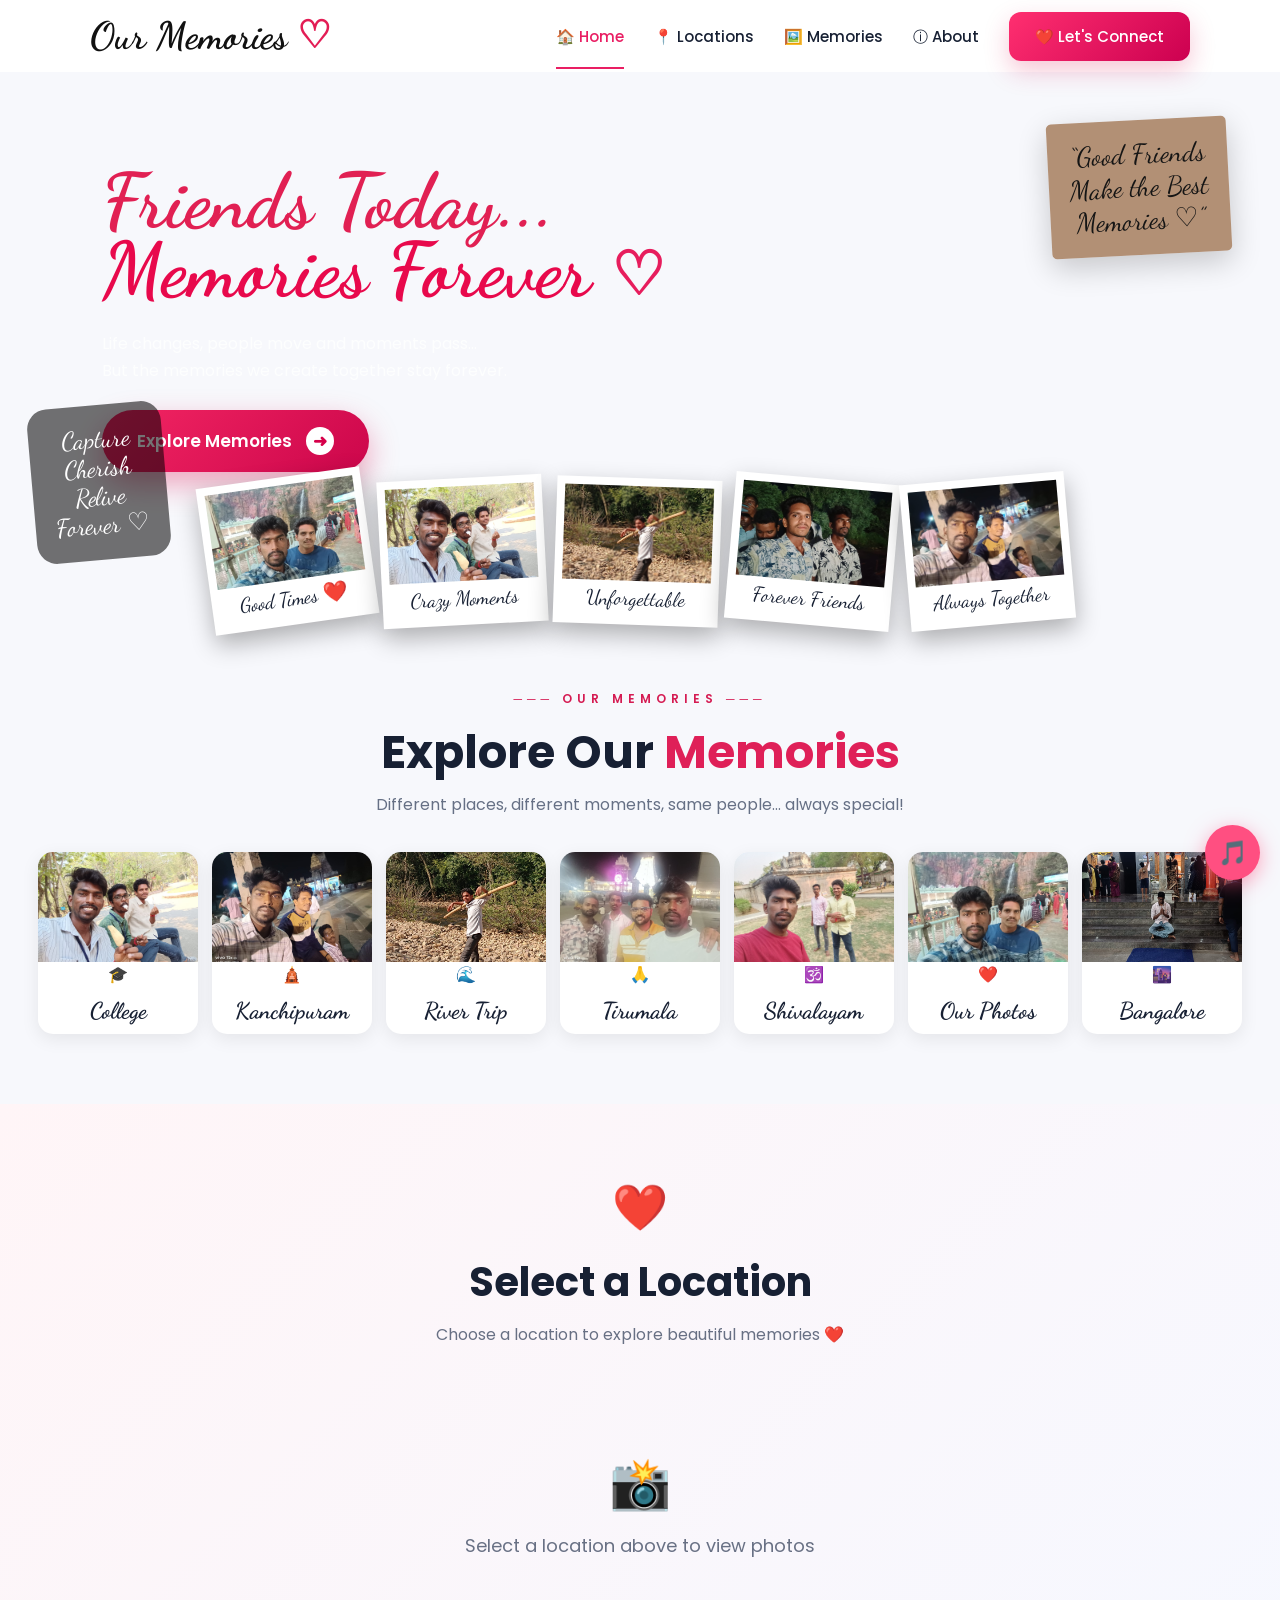
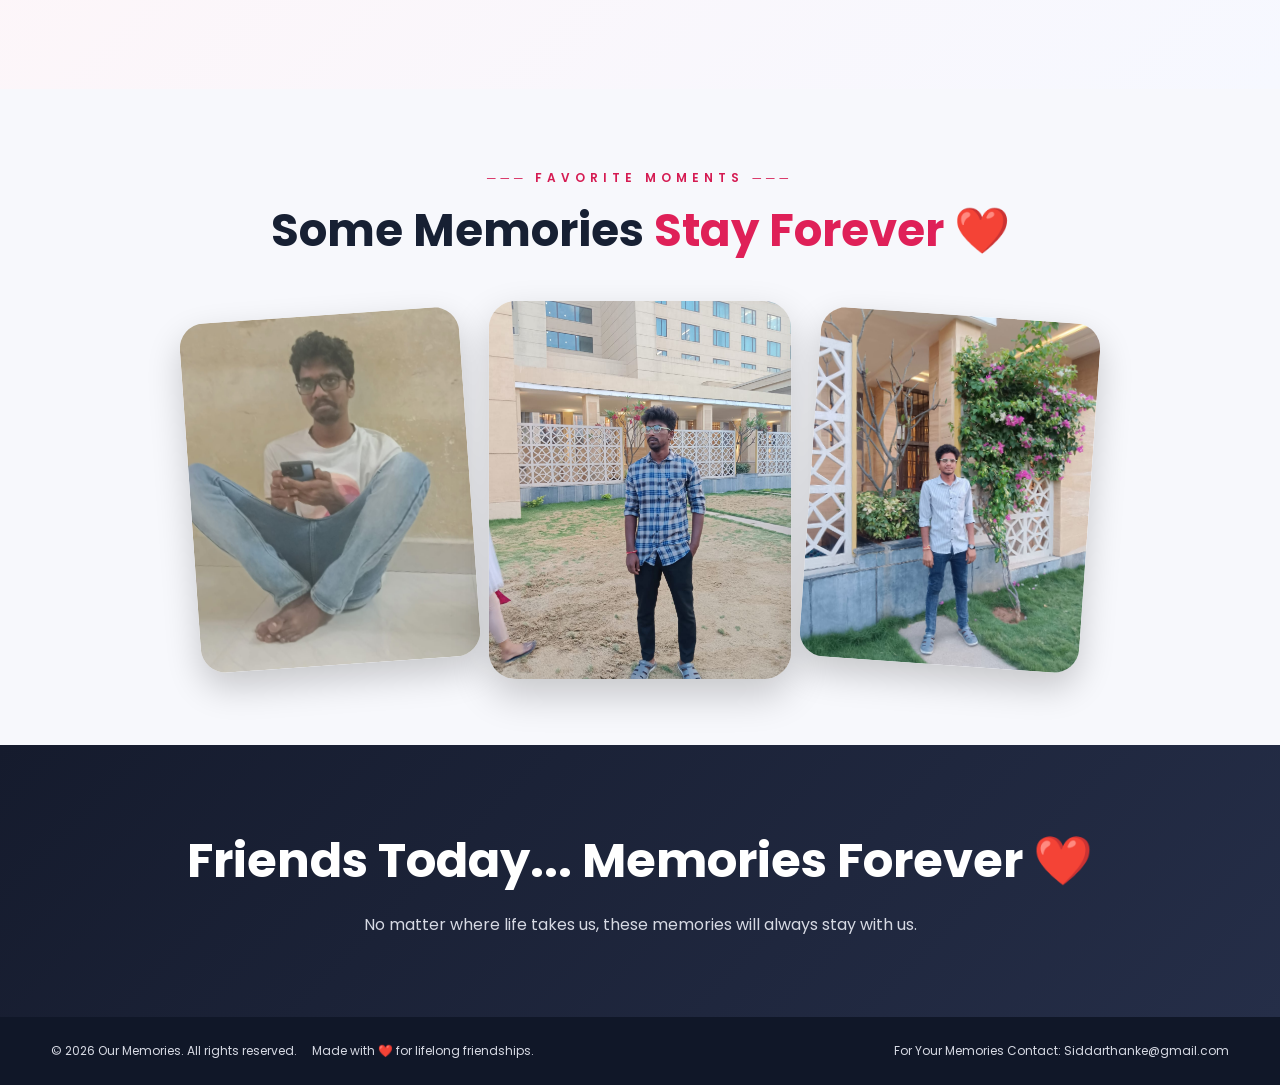
<file: index.html>
<!DOCTYPE html>
<html lang="en">

<head>

    <meta charset="UTF-8">

    <meta
        name="viewport"
        content="width=device-width, initial-scale=1.0"
    >

    <title>Our Memories ❤️</title>


    <!-- GOOGLE FONTS -->

    <link rel="preconnect"
        href="https://fonts.googleapis.com">

    <link rel="preconnect"
        href="https://fonts.gstatic.com"
        crossorigin>


    <link
        href="https://fonts.googleapis.com/css2?family=Dancing+Script:wght@500;600;700&family=Poppins:wght@300;400;500;600;700;800&display=swap"
        rel="stylesheet"
    >


    <link
        rel="stylesheet"
        href="style.css"
    >

</head>


<body>


<!-- =========================
     NAVBAR
========================= -->

<nav class="navbar">


    <a href="#home"
        class="logo">

        Our Memories

        <span>♡</span>

    </a>


    <button
        class="menu-toggle"
        id="menuToggle"
    >

        ☰

    </button>


    <ul
        class="nav-links"
        id="navLinks"
    >


        <li>

            <a
                href="#home"
                class="active-nav"
            >

                🏠 Home

            </a>

        </li>


        <li class="dropdown">


            <a
                href="#locations"
                class="location-menu"
            >

                📍 Locations

            </a>


            <div
                class="dropdown-content"
            >

                <button
                    onclick="showLocation('college')"
                >
                    🎓 College
                </button>


                <button
                    onclick="showLocation('kanchi')"
                >
                    🛕 Kanchipuram
                </button>


                <button
                    onclick="showLocation('river')"
                >
                    🌊 River Trip
                </button>


                <button
                    onclick="showLocation('tirumala')"
                >
                    🙏 Tirumala
                </button>


                <button
                    onclick="showLocation('shivalayam')"
                >
                    🕉️ Shivalayam
                </button>


                <button
                    onclick="showLocation('ours')"
                >
                    ❤️ Our Photos
                </button>


                <button
                    onclick="showLocation('bangalore')"
                >
                    🌆 Bangalore
                </button>


            </div>


        </li>


        <li>

            <a href="#featured">

                🖼️ Memories

            </a>

        </li>


        <li>

            <a href="#about">

                ⓘ About

            </a>

        </li>


        <li>

            <a
                href="#contact"
                class="connect-btn"
            >

                ❤️ Let's Connect

            </a>

        </li>


    </ul>


</nav>



<!-- =========================
     HERO SECTION
========================= -->

<section
    class="hero"
    id="home"
>


    <div class="hero-overlay"></div>



    <!-- HERO CONTENT -->

    <div class="hero-content">


        <h1>

            <span class="black-text">

                Friends Today...

            </span>

            <br>

            <span class="pink-text">

                Memories Forever

            </span>

            <span class="heart">

                ♡

            </span>

        </h1>


        <p class="hero-description">

            Life changes, people move and moments pass...
            <br>

            But the memories we create together stay forever.

        </p>


        <button
            class="explore-btn"
            onclick="scrollToGallery()"
        >

            Explore Memories

            <span>

                ➜

            </span>

        </button>


    </div>



    <!-- RIGHT QUOTE -->

    <div class="hero-quote">

        <p>

            “Good Friends
            <br>

            Make the Best
            <br>

            Memories ♡”

        </p>

    </div>



    <!-- CAMERA TEXT -->

    <div class="camera-message">

        Capture

        <br>

        Cherish

        <br>

        Relive

        <br>

        Forever ♡

    </div>



    <!-- POLAROID PHOTOS -->

    <div class="polaroid-gallery">


        <div class="polaroid p1">

            <img
                src="image/both.jpeg"
                alt="Good Times"
            >

            <span>

                Good Times ❤️

            </span>

        </div>


        <div class="polaroid p2">

            <img
                src="image/clg.jpeg"
                alt="Crazy Moments"
            >

            <span>

                Crazy Moments

            </span>

        </div>


        <div class="polaroid p3">

            <img
                src="image/trip.jpeg"
                alt="Unforgettable"
            >

            <span>

                Unforgettable

            </span>

        </div>


        <div class="polaroid p4">

            <img
                src="image/both2.jpeg"
                alt="Forever Friends"
            >

            <span>

                Forever Friends

            </span>

        </div>


        <div class="polaroid p5">

            <img
                src="image/kanchi.jpeg"
                alt="Always Together"
            >

            <span>

                Always Together

            </span>

        </div>


    </div>


</section>







<!-- =========================
     LOCATIONS
========================= -->

<section
    class="locations-section"
    id="locations"
>


    <p class="small-heading">

        ─── OUR MEMORIES ───

    </p>


    <h2>

        Explore Our

        <span>

            Memories

        </span>

    </h2>


    <p class="location-description">

        Different places, different moments,
        same people... always special!

    </p>



    <!-- LOCATION CARDS -->

    <div class="location-cards">


        <!-- COLLEGE -->

        <div
            class="location-card"
            onclick="showLocation('college')"
        >

            <img
                src="image/clg.jpeg"
                alt="College"
            >
            

             🎓

            <h3>

                College

            </h3>

        </div>



        <!-- KANCHIPURAM -->

        <div
            class="location-card"
            onclick="showLocation('kanchi')"
        >

            <img
                src="image/kanchi.jpeg"
                alt="Kanchipuram"
            >
 

                    🛕
            <h3>

                Kanchipuram

            </h3>

        </div>



        <!-- RIVER -->

        <div
            class="location-card"
            onclick="showLocation('river')"
        >

            <img
                src="image/trip.jpeg"
                alt="River Trip"
            >
 🌊

                
            <h3>

                River Trip

            </h3>

        </div>



        <!-- TIRUMALA -->

        <div
            class="location-card"
            onclick="showLocation('tirumala')"
        >

            <img
                src="image/tpty.jpeg"
                alt="Tirumala"
            >


                    🙏
            <h3>

                Tirumala

            </h3>

        </div>



        <!-- SHIVALAYAM -->

        <div
            class="location-card"
            onclick="showLocation('shivalayam')"
        >

            <img
                src="image/siv.jpeg"
                alt="Shivalayam"
            >


                    🕉️
            <h3>

                Shivalayam

            </h3>

        </div>



        <!-- OUR PHOTOS -->

        <div
            class="location-card"
            onclick="showLocation('ours')"
        >

            <img
                src="image/both.jpeg"
                alt="Our Photos"
            >
             

                    ❤️

            <h3>

                Our Photos

            </h3>

        </div>



        <!-- BANGALORE -->

        <div
            class="location-card"
            onclick="showLocation('bangalore')"
        >

            <img
                src="image/bgl2.jpeg"
                alt="Bangalore"
            >
 

                    🌆
            <h3>

                Bangalore

            </h3>

        </div>


    </div>


</section>



<!-- =========================
     DYNAMIC PHOTO GALLERY
========================= -->

<section
    class="gallery-section"
    id="gallery"
>


    <div class="gallery-heading">


        <div
            class="location-icon"
            id="locationIcon"
        >

            ❤️

        </div>


        <h2
            id="locationTitle"
        >

            Select a Location

        </h2>


        <p
            id="locationQuote"
        >

            Choose a location to explore
            beautiful memories ❤️

        </p>


    </div>



    <div
        class="photo-gallery"
        id="photoGallery"
    >


        <div class="empty-gallery">

            📸

            <p>

                Select a location above
                to view photos

            </p>

        </div>


    </div>


</section>



<!-- =========================
     FEATURED MEMORIES
========================= -->

<section
    class="featured-section"
    id="featured"
>


    <p class="small-heading">

        ─── FAVORITE MOMENTS ───

    </p>


    <h2>

        Some Memories

        <span>

            Stay Forever ❤️

        </span>

    </h2>


    <div class="featured-gallery">


        <div class="featured-card">

            <img
                src="image/singleja.jpeg"
                alt="Memory"
                onclick="openImage(this.src)"
            >

        </div>


        <div class="featured-card big-card">

            <img
                src="image/singlesi.jpeg"
                alt="Memory"
                onclick="openImage(this.src)"
            >

        </div>


        <div class="featured-card">

            <img
                src="image/singlees.jpeg"
                alt="Memory"
                onclick="openImage(this.src)"
            >

        </div>


    </div>


</section>



<!-- =========================
     ABOUT
========================= -->

<section
    class="about-section"
    id="about"
>


    <h2>

        Friends Today...
        Memories Forever ❤️

    </h2>


    <p>

        No matter where life takes us,
        these memories will always stay with us.

    </p>


</section>



<!-- =========================
     FOOTER
========================= -->

<footer
    id="contact"
>


    <p>

        © 2026 Our Memories.
        All rights reserved.

    </p>


    <p>

        Made with

        <span>

            ❤️

        </span>

        for lifelong friendships.

    </p>


    <p class="footer-quote">

        For Your Memories Contact: Siddarthanke@gmail.com

    </p>


</footer>



<!-- =========================
     IMAGE MODAL
========================= -->

<div
    class="modal"
    id="imageModal"
>


    <span
        class="close"
        onclick="closeImage()"
    >

        &times;

    </span>


    <img
        id="modalImage"
        class="modal-image"
        alt="Full Screen Image"
    >


</div>


<!-- BACKGROUND MUSIC -->
<audio
    id="backgroundMusic"
    loop
    autoplay
    preload="auto"
>
    <source src="music/background.mp3" type="audio/mpeg">
</audio>


<!-- MUSIC BUTTON -->
<button
    id="musicButton"
    type="button"
>
    🔊
</button>


<!-- SCROLL TO TOP BUTTON -->
<!-- <button
    class="scroll-top"
    id="scrollTop"
    type="button"
>
    ↑
</button> -->


<!-- JAVASCRIPT -->
<script src="script.js"></script>



</body>

</html>
</file>
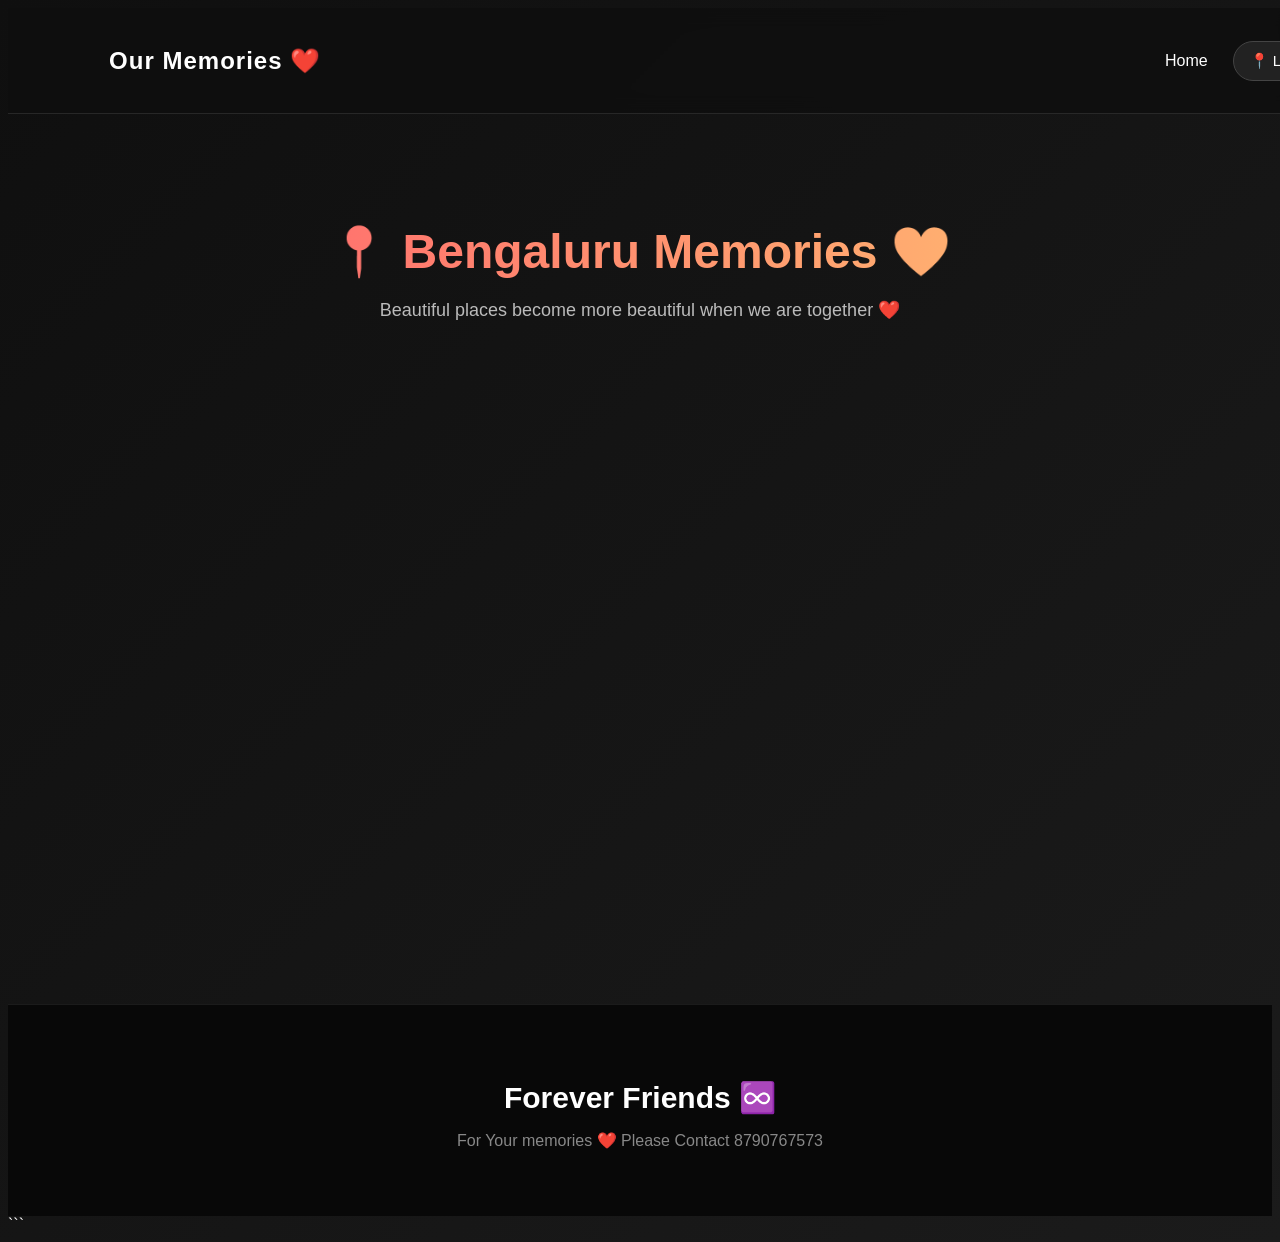
<file: bgl.html>
<!DOCTYPE html>
<html lang="en">

<head>

    <meta charset="UTF-8">

    <meta name="viewport"
          content="width=device-width, initial-scale=1.0">

    <title>Bengaluru Memories ❤️</title>

    <link rel="stylesheet" href="style1.css">

</head>


<body>


    <!-- NAVBAR -->

    <nav>

        <h2>Our Memories ❤️</h2>

        <div class="menu">

            <a href="index.html">
                Home
            </a>

            <div class="dropdown">

                <button class="dropbtn">
                    📍 Locations ▼
                </button>

                <div class="dropdown-content">

                    <a href="Hyderabad.html" >
                        College
                    </a>

                    <a href="kanchi.html" >
                        Kanchipuram
                    </a>

                    <a href="trip.html" >
                        River Trip
                    </a>
                    <a href="tpty.html" >
                        Tirumala
                    </a>
                    <a href="siv.html" >
                        Shivalayam
                    </a>
                    <a href="both.html" >
                        ours photos
                    </a>
                    <a href="bgl.html" >
                        Bangalore
                    </a>

                </div>

            </div>

        </div>

    </nav>



    <!-- HYDERABAD CONTENT -->

    <section class="location-page">

        <h1>
            📍 Bengaluru Memories ❤️
        </h1>

        <p>
            Beautiful places become more beautiful
            when we are together ❤️
        </p>


        <!-- <div class="gallery">

            <img src="image/bgl.jpeg">

            <img src="image/bgl1.jpeg">

            <img src="image/bgl2.jpeg">


        </div> -->

    </section>


    <footer>

        <h2>Forever Friends ♾️</h2>

        <p>
            For Your memories ❤️ Please Contact 8790767573
        </p>

    </footer>


</body>

</html>
```
</file>
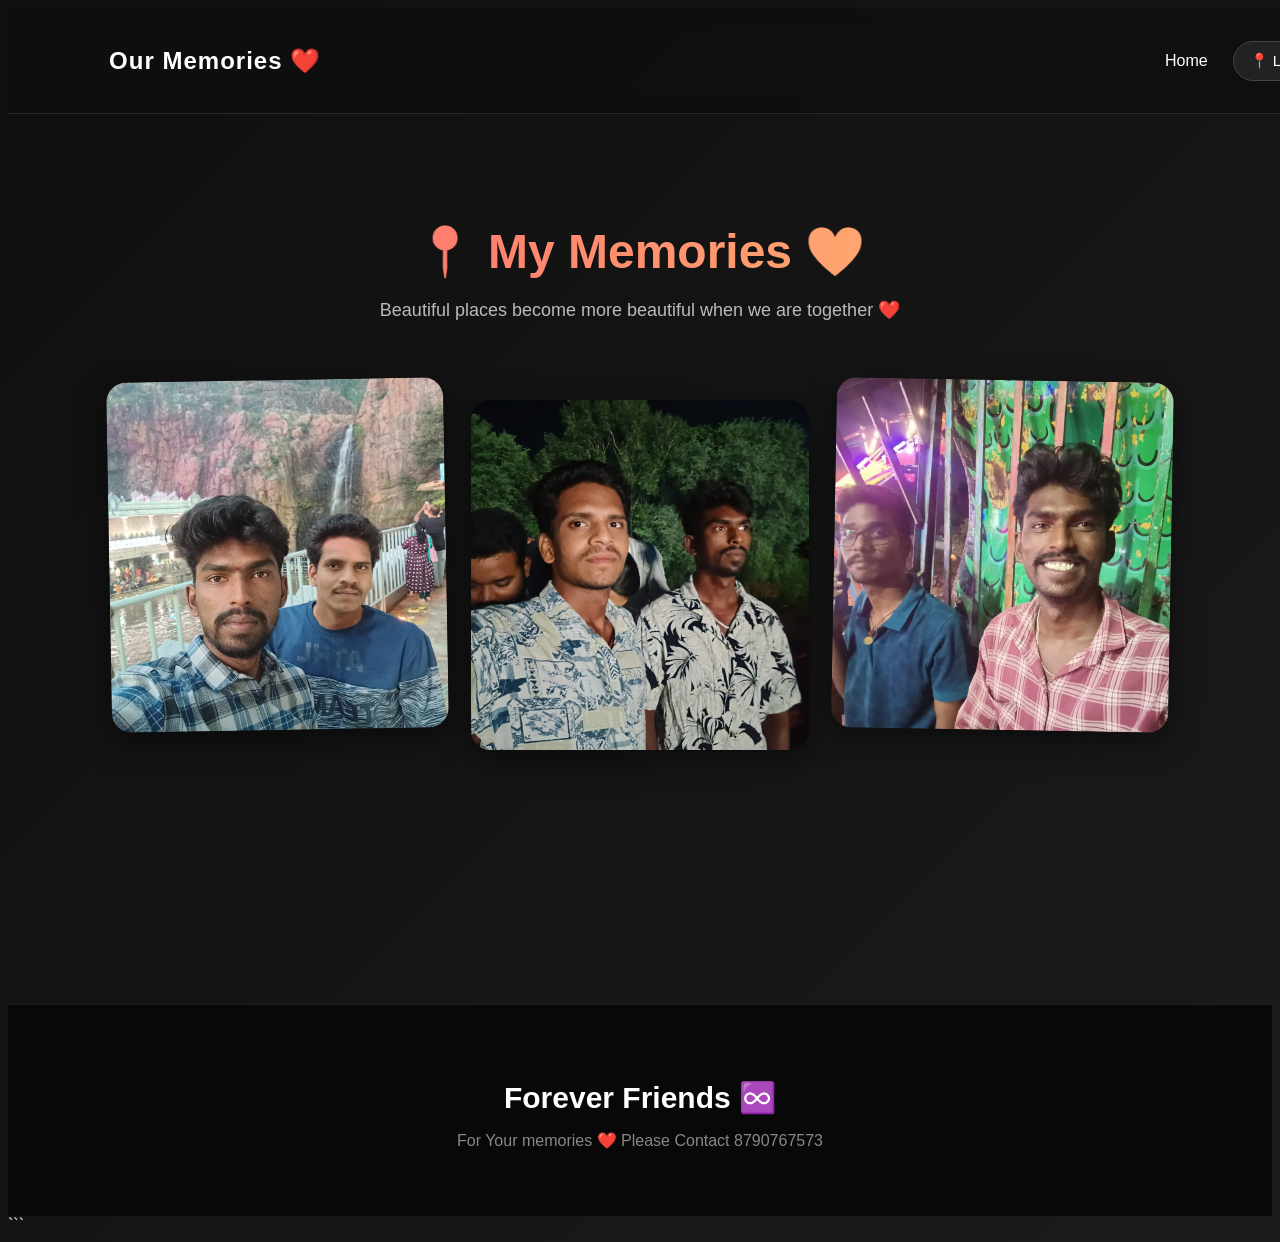
<file: both.html>
<!DOCTYPE html>
<html lang="en">

<head>

    <meta charset="UTF-8">

    <meta name="viewport"
          content="width=device-width, initial-scale=1.0">

    <title>My Memories ❤️</title>

    <link rel="stylesheet" href="style1.css">

</head>


<body>


    <!-- NAVBAR -->

    <nav>

        <h2>Our Memories ❤️</h2>

        <div class="menu">

            <a href="index.html">
                Home
            </a>

            <div class="dropdown">

                <button class="dropbtn">
                    📍 Locations ▼
                </button>

                <div class="dropdown-content">

                     <a href="Hyderabad.html" >
                        College
                    </a>

                    <a href="kanchi.html" >
                        Kanchipuram
                    </a>

                    <a href="trip.html" >
                        River Trip
                    </a>
                    <a href="tpty.html" >
                        Tirumala
                    </a>
                    <a href="siv.html" >
                        Shivalayam
                    </a>
                    <a href="both.html" >
                        ours photos
                    </a>
                    <a href="bgl.html" >
                        Bangalore
                    </a>

                </div>

            </div>

        </div>

    </nav>



    <!-- HYDERABAD CONTENT -->

    <section class="location-page">

        <h1>
            📍 My Memories ❤️
        </h1>

        <p>
            Beautiful places become more beautiful
            when we are together ❤️
        </p>


        <div class="gallery">

            <img src="image/both.jpeg">

            <img src="image/both2.jpeg">

            <img src="image/both4.jpeg">


        </div>

    </section>


    <footer>

        <h2>Forever Friends ♾️</h2>

        <p>
             For Your memories ❤️ Please Contact 8790767573
        </p>

    </footer>


</body>

</html>
```
</file>
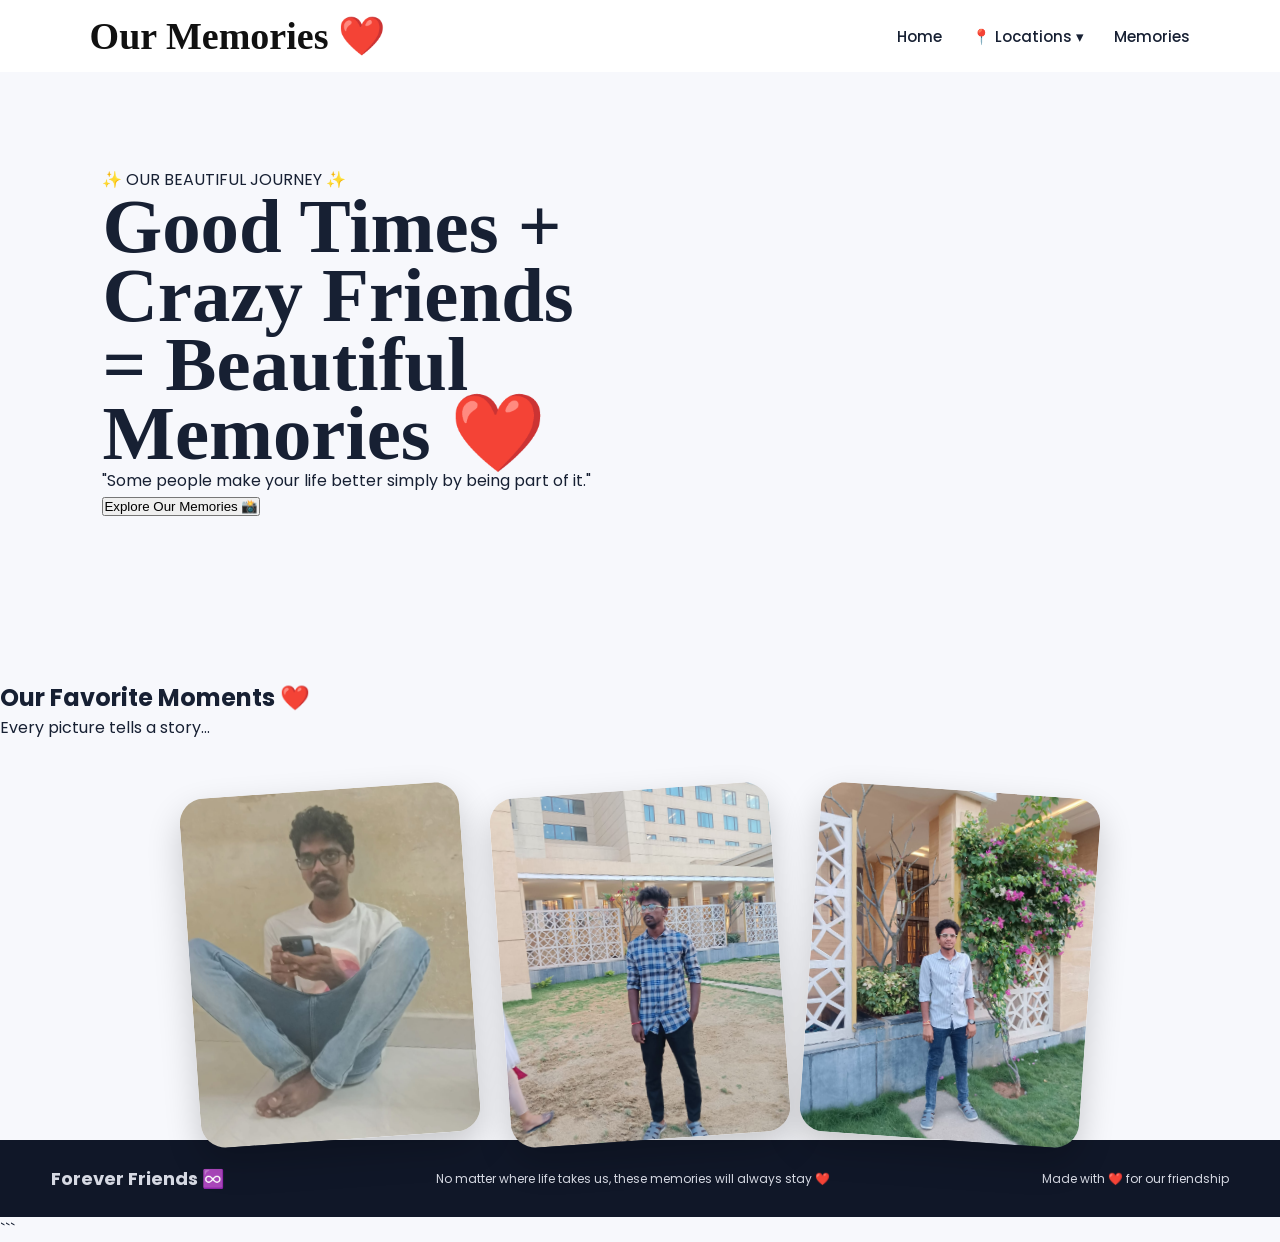
<file: friendsHOME.html>
<!DOCTYPE html>
<html lang="en">
<head>
    <meta charset="UTF-8">
    <meta name="viewport" content="width=device-width, initial-scale=1.0">

    <title>Our Memories ❤️</title>

    <link rel="stylesheet" href="style.css">

    <!-- Google Font -->
    <link rel="preconnect" href="https://fonts.googleapis.com">
    <link rel="preconnect" href="https://fonts.gstatic.com" crossorigin>

    <link href="https://fonts.googleapis.com/css2?family=Poppins:wght@300;400;500;600;700&family=Pacifico&display=swap" rel="stylesheet">
</head>

<body>

    <!-- ================= NAVBAR ================= -->

    <nav class="navbar">

        <div class="logo">
            Our Memories ❤️
        </div>

        <ul class="nav-links">

            <li>
                <a href="friendsHOME.html">Home</a>
            </li>

            <li class="dropdown">

                <a href="#" class="drop-btn">
                    📍 Locations ▾
                </a>

                <div class="dropdown-content">

                    <a href="Hyderabad.html" onclick="showLocation('hyderabad')">
                        College
                    </a>

                    <a href="kanchi.html" onclick="showLocation('goa')">
                        Kanchipuram
                    </a>

                    <a href="trip.html" onclick="showLocation('bangalore')">
                        River Trip
                    </a>
                    <a href="tpty.html" onclick="showLocation('bangalore')">
                        Tirumala
                    </a>
                    <a href="siv.html" onclick="showLocation('bangalore')">
                        Shivalayam
                    </a>
                    <a href="both.html" onclick="showLocation('bangalore')">
                        ours photos
                    </a>
                    <a href="bgl.html" onclick="showLocation('bangalore')">
                        Bangalore
                    </a>

                </div>

            </li>

            <li>
                <a href="#gallery">Memories</a>
            </li>

        </ul>

    </nav>


    <!-- ================= HOME SECTION ================= -->

    <section id="home" class="hero">

        <div class="hero-content">

            <p class="small-title">
                ✨ OUR BEAUTIFUL JOURNEY ✨
            </p>

            <h1>
                Good Times + Crazy Friends
                <br>
                = Beautiful Memories ❤️
            </h1>

            <p class="quote">

                "Some people make your life better simply
                by being part of it."

            </p>

            <button onclick="scrollToGallery()">
                Explore Our Memories 📸
            </button>

        </div>

    </section>



    <!-- ================= FEATURED FRIENDS PHOTOS ================= -->

    <section class="featured">

        <h2>Our Favorite Moments ❤️</h2>

        <p class="section-text">
            Every picture tells a story...
        </p>


        <div class="featured-gallery">

            <div class="featured-card">

                <img
                    src="image/singleja.jpeg"
                    alt="Friends Memory"
                    onclick="openImage(this.src)"
                >

            </div>


            <div class="featured-card center-photo">

                <img
                    src="image/singlesi.jpeg"
                    alt="Friends Memory"
                    onclick="openImage(this.src)"
                >

            </div>


            <div class="featured-card">

                <img
                    src="image/singlees.jpeg"
                    alt="Friends Memory"
                    onclick="openImage(this.src)"
                >

            </div>

        </div>

    </section>



    <!-- ================= LOCATION GALLERY ================= -->

   



    <!-- ================= FOOTER ================= -->

    <footer>

        <h2>
            Forever Friends ♾️
        </h2>

        <p>
            No matter where life takes us,
            these memories will always stay ❤️
        </p>

        <p class="copyright">
            Made with ❤️ for our friendship
        </p>

    </footer>



    <!-- ================= IMAGE MODAL ================= -->

    <div id="imageModal" class="modal">

        <span class="close" onclick="closeImage()">
            &times;
        </span>

        <img
            id="modalImage"
            class="modal-content"
            alt="Full Screen Image"
        >

    </div>


    <script src="script.js"></script>

</body>
</html>
```
</file>
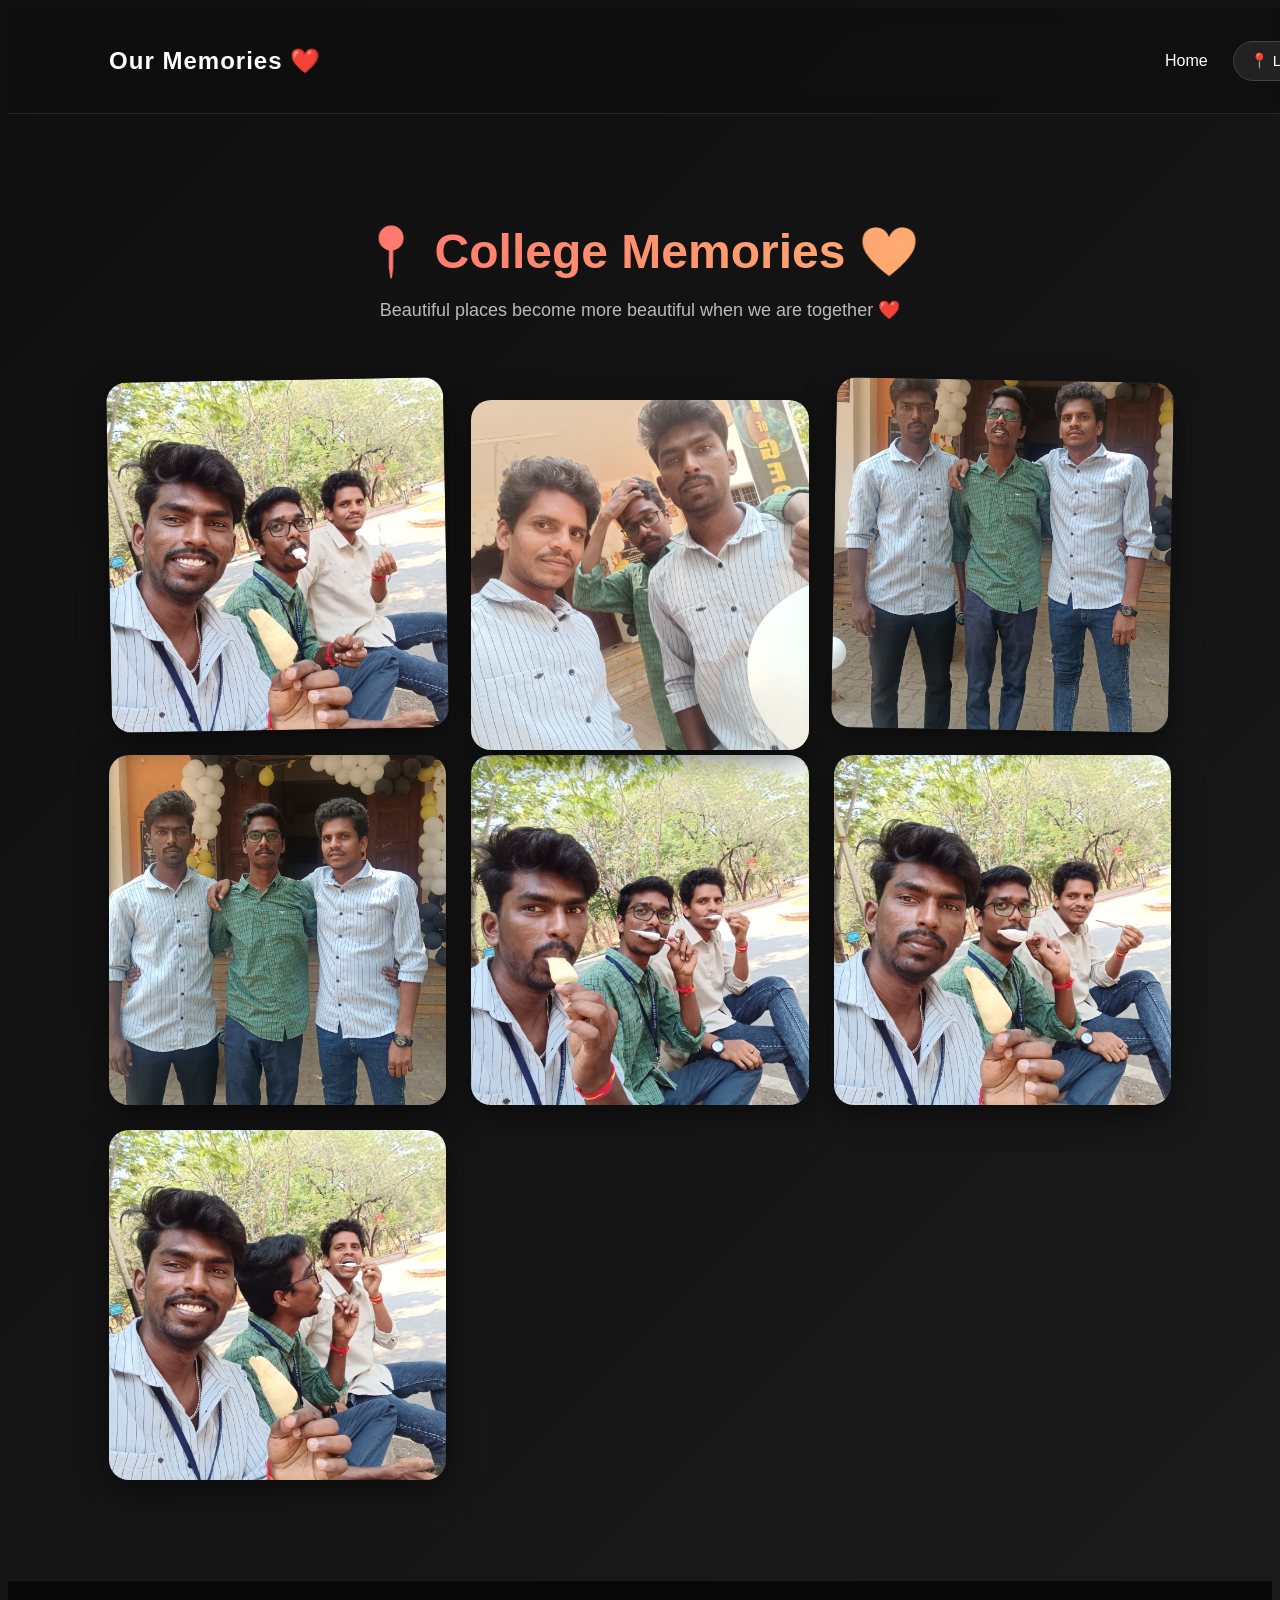
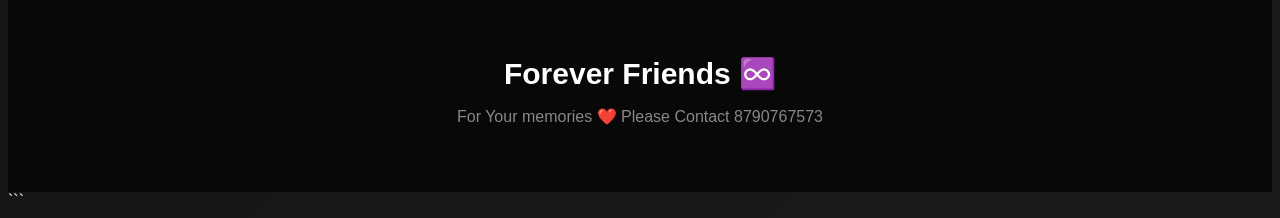
<file: Hyderabad.html>
<!DOCTYPE html>
<html lang="en">

<head>

    <meta charset="UTF-8">

    <meta name="viewport"
          content="width=device-width, initial-scale=1.0">

    <title>College Memories ❤️</title>

    <link rel="stylesheet" href="style1.css">

</head>


<body>


    <!-- NAVBAR -->

    <nav>

        <h2>Our Memories ❤️</h2>

        <div class="menu">

            <a href="index.html">
                Home
            </a>

            <div class="dropdown">

                <button class="dropbtn">
                    📍 Locations ▼
                </button>

                <div class="dropdown-content">

                     <a href="Hyderabad.html" >
                        College
                    </a>

                    <a href="kanchi.html" >
                        Kanchipuram
                    </a>

                    <a href="trip.html" >
                        River Trip
                    </a>
                    <a href="tpty.html" >
                        Tirumala
                    </a>
                    <a href="siv.html" >
                        Shivalayam
                    </a>
                    <a href="both.html" >
                        ours photos
                    </a>
                    <a href="bgl.html" >
                        Bangalore
                    </a>

                </div>

            </div>

        </div>

    </nav>



    <!-- HYDERABAD CONTENT -->

    <section class="location-page">

        <h1>
            📍 College Memories ❤️
        </h1>

        <p>
            Beautiful places become more beautiful
            when we are together ❤️
        </p>


        <div class="gallery">

            <img src="image/clg.jpeg">

            <img src="image/clg2.jpeg">

            <img src="image/clg3.jpeg">

            <img src="image/clg4.jpeg">

             <img src="image/clg6.jpeg">

              <img src="image/clg7.jpeg">

               <img src="image/clg8.jpeg">

        </div>

    </section>


    <footer>

        <h2>Forever Friends ♾️</h2>

        <p>
            For Your memories ❤️ Please Contact 8790767573
        </p>

    </footer>


</body>

</html>
```
</file>
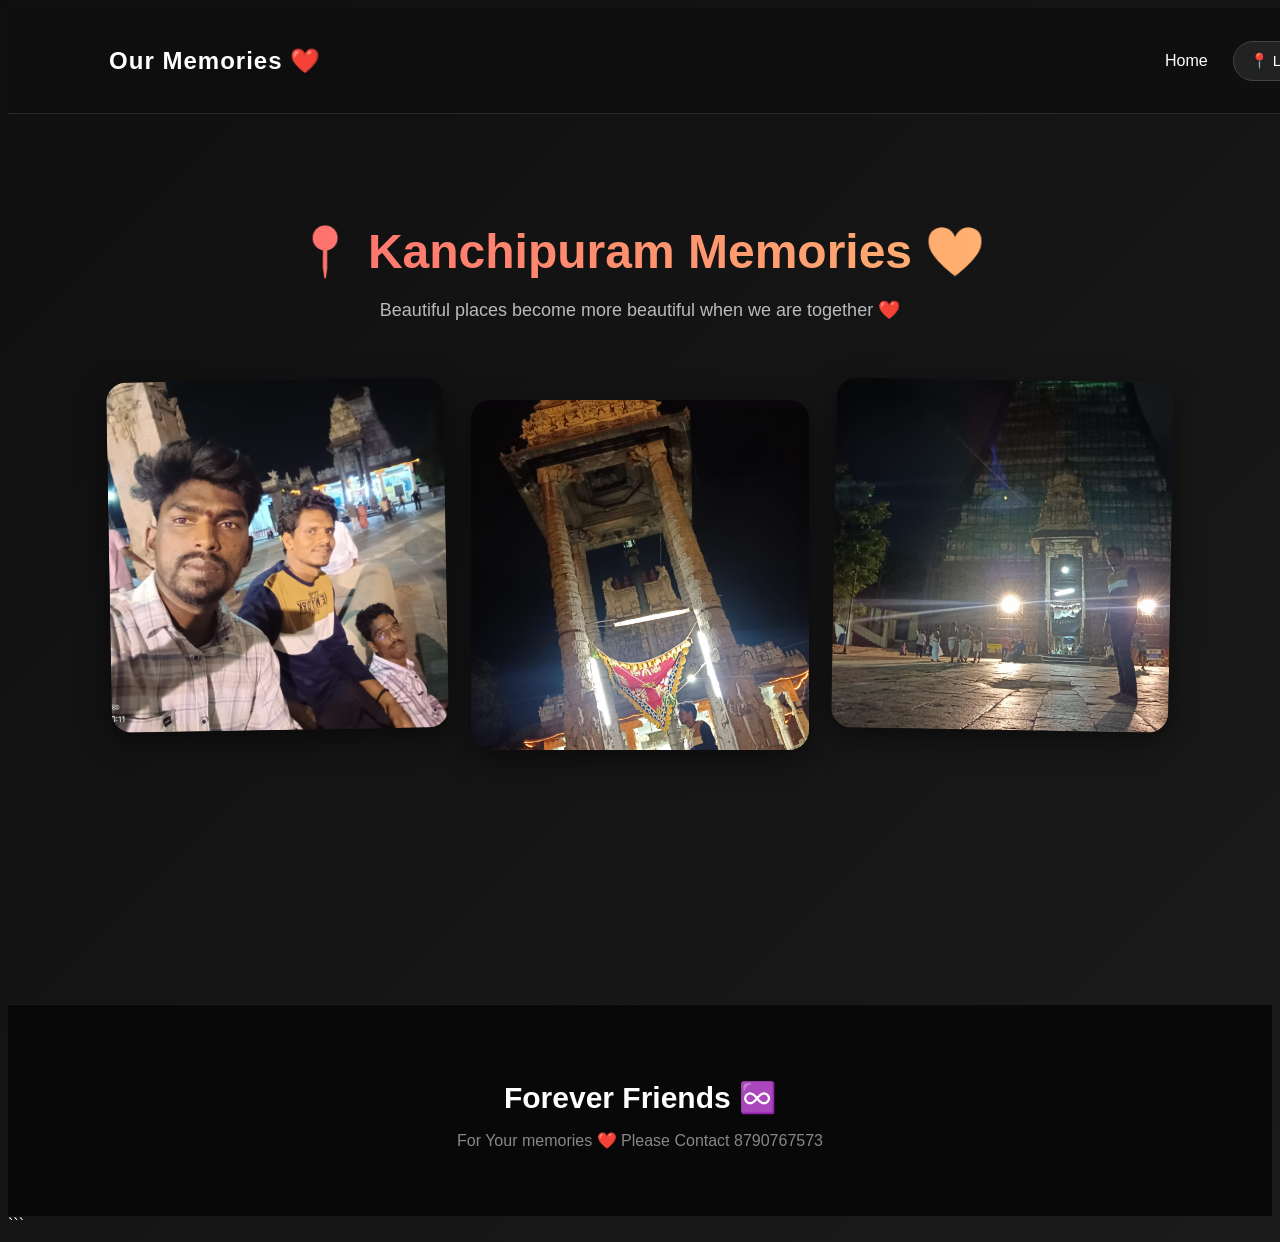
<file: kanchi.html>
<!DOCTYPE html>
<html lang="en">

<head>

    <meta charset="UTF-8">

    <meta name="viewport"
          content="width=device-width, initial-scale=1.0">

    <title>Kanchipuram Memories ❤️</title>

    <link rel="stylesheet" href="style1.css">

</head>


<body>


    <!-- NAVBAR -->

    <nav>

        <h2>Our Memories ❤️</h2>

        <div class="menu">

            <a href="index.html">
                Home
            </a>

            <div class="dropdown">

                <button class="dropbtn">
                    📍 Locations ▼
                </button>

                <div class="dropdown-content">

                     <a href="Hyderabad.html" >
                        College
                    </a>

                    <a href="kanchi.html" >
                        Kanchipuram
                    </a>

                    <a href="trip.html" >
                        River Trip
                    </a>
                    <a href="tpty.html" >
                        Tirumala
                    </a>
                    <a href="siv.html" >
                        Shivalayam
                    </a>
                    <a href="both.html" >
                        ours photos
                    </a>
                    <a href="bgl.html" >
                        Bangalore
                    </a>

                </div>

            </div>

        </div>

    </nav>



    <!-- HYDERABAD CONTENT -->

    <section class="location-page">

        <h1>
            📍 Kanchipuram Memories ❤️
        </h1>

        <p>
            Beautiful places become more beautiful
            when we are together ❤️
        </p>


        <div class="gallery">

            <img src="image/kanchi.jpeg">

            <img src="image/kanchi2.jpeg">

            <img src="image/kanchi4.jpeg">

            

        </div>

    </section>


    <footer>

        <h2>Forever Friends ♾️</h2>

        <p>
           For Your memories ❤️ Please Contact 8790767573
        </p>

    </footer>


</body>

</html>
```
</file>
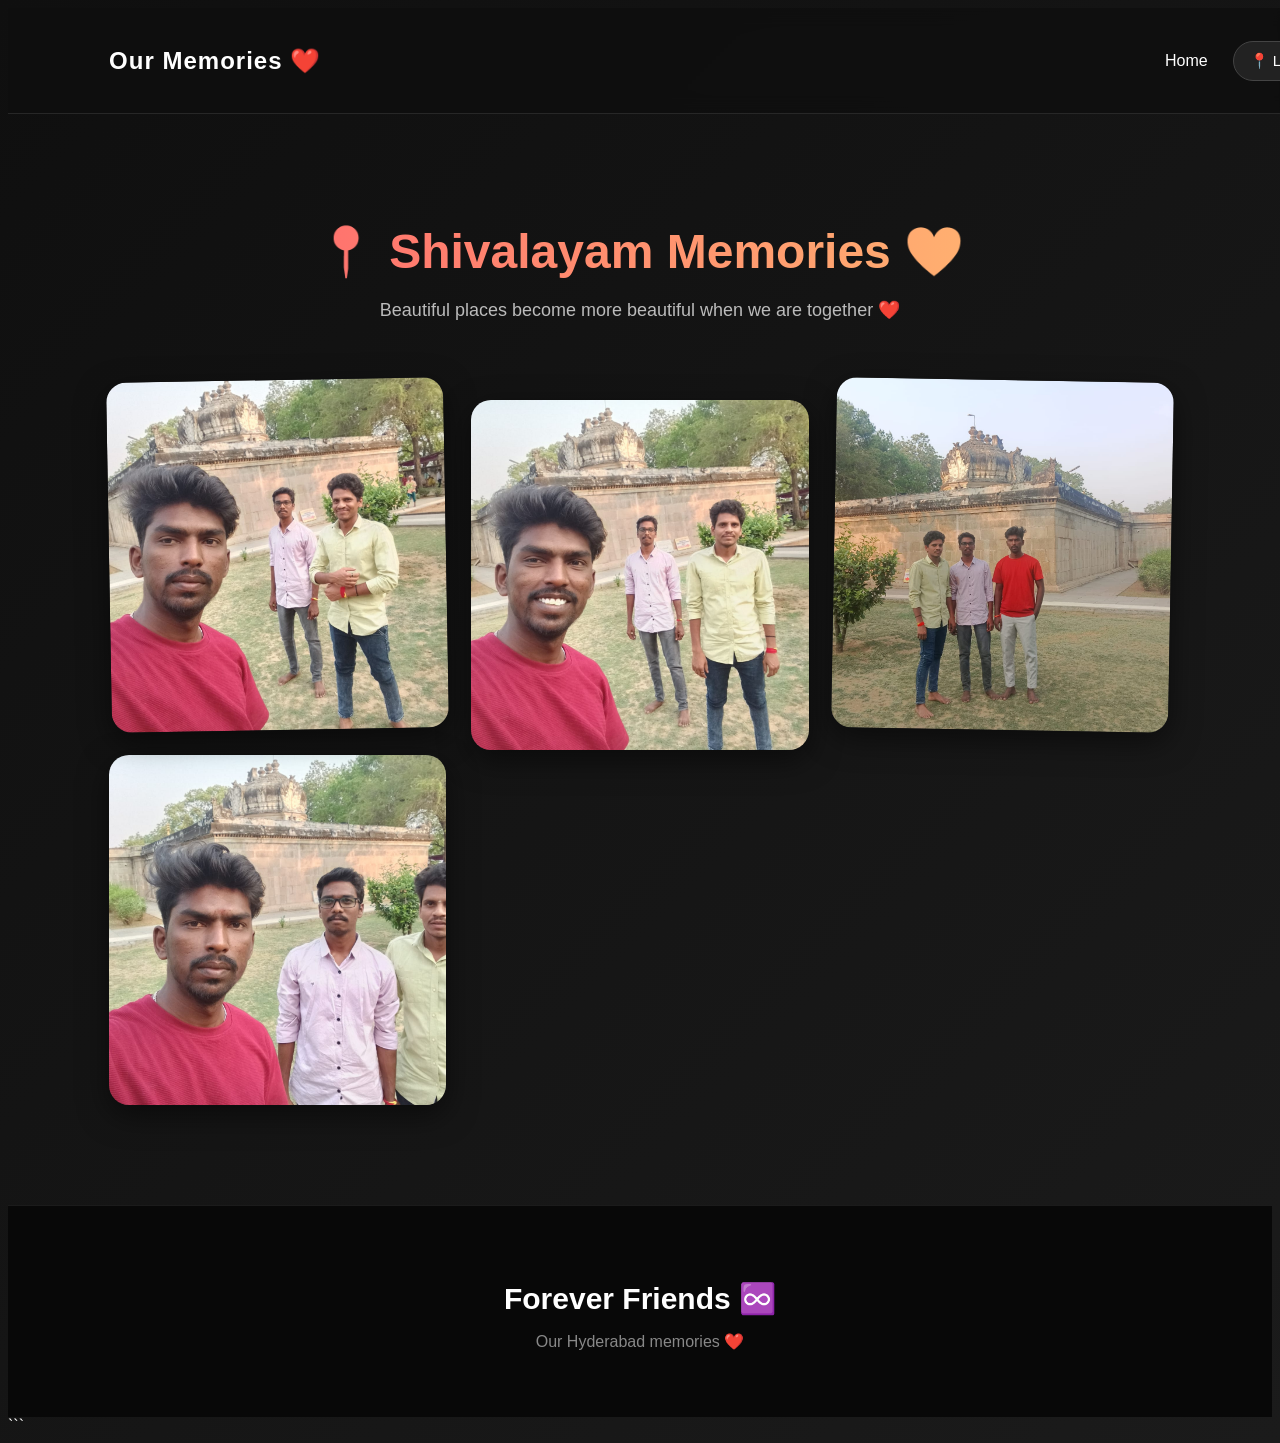
<file: siv.html>
<!DOCTYPE html>
<html lang="en">

<head>

    <meta charset="UTF-8">

    <meta name="viewport"
          content="width=device-width, initial-scale=1.0">

    <title>Shivalayam Memories ❤️</title>

    <link rel="stylesheet" href="style1.css">

</head>


<body>


    <!-- NAVBAR -->

    <nav>

        <h2>Our Memories ❤️</h2>

        <div class="menu">

            <a href="friendsHOME.html">
                Home
            </a>

            <div class="dropdown">

                <button class="dropbtn">
                    📍 Locations ▼
                </button>

                <div class="dropdown-content">

                     <a href="Hyderabad.html" >
                        College
                    </a>

                    <a href="kanchi.html" >
                        Kanchipuram
                    </a>

                    <a href="trip.html" >
                        River Trip
                    </a>
                    <a href="tpty.html" >
                        Tirumala
                    </a>
                    <a href="siv.html" >
                        Shivalayam
                    </a>
                    <a href="both.html" >
                        ours photos
                    </a>
                    <a href="bgl.html" >
                        Bangalore
                    </a>

                </div>

            </div>

        </div>

    </nav>



    <!-- HYDERABAD CONTENT -->

    <section class="location-page">

        <h1>
            📍 Shivalayam Memories ❤️
        </h1>

        <p>
            Beautiful places become more beautiful
            when we are together ❤️
        </p>


        <div class="gallery">

            <img src="image/siv.jpeg">

            <img src="image/siv1.jpeg">

            <img src="image/siv2.jpeg">

            <img src="image/siv5.jpeg">


        </div>

    </section>


    <footer>

        <h2>Forever Friends ♾️</h2>

        <p>
            Our Hyderabad memories ❤️
        </p>

    </footer>


</body>

</html>
```
</file>
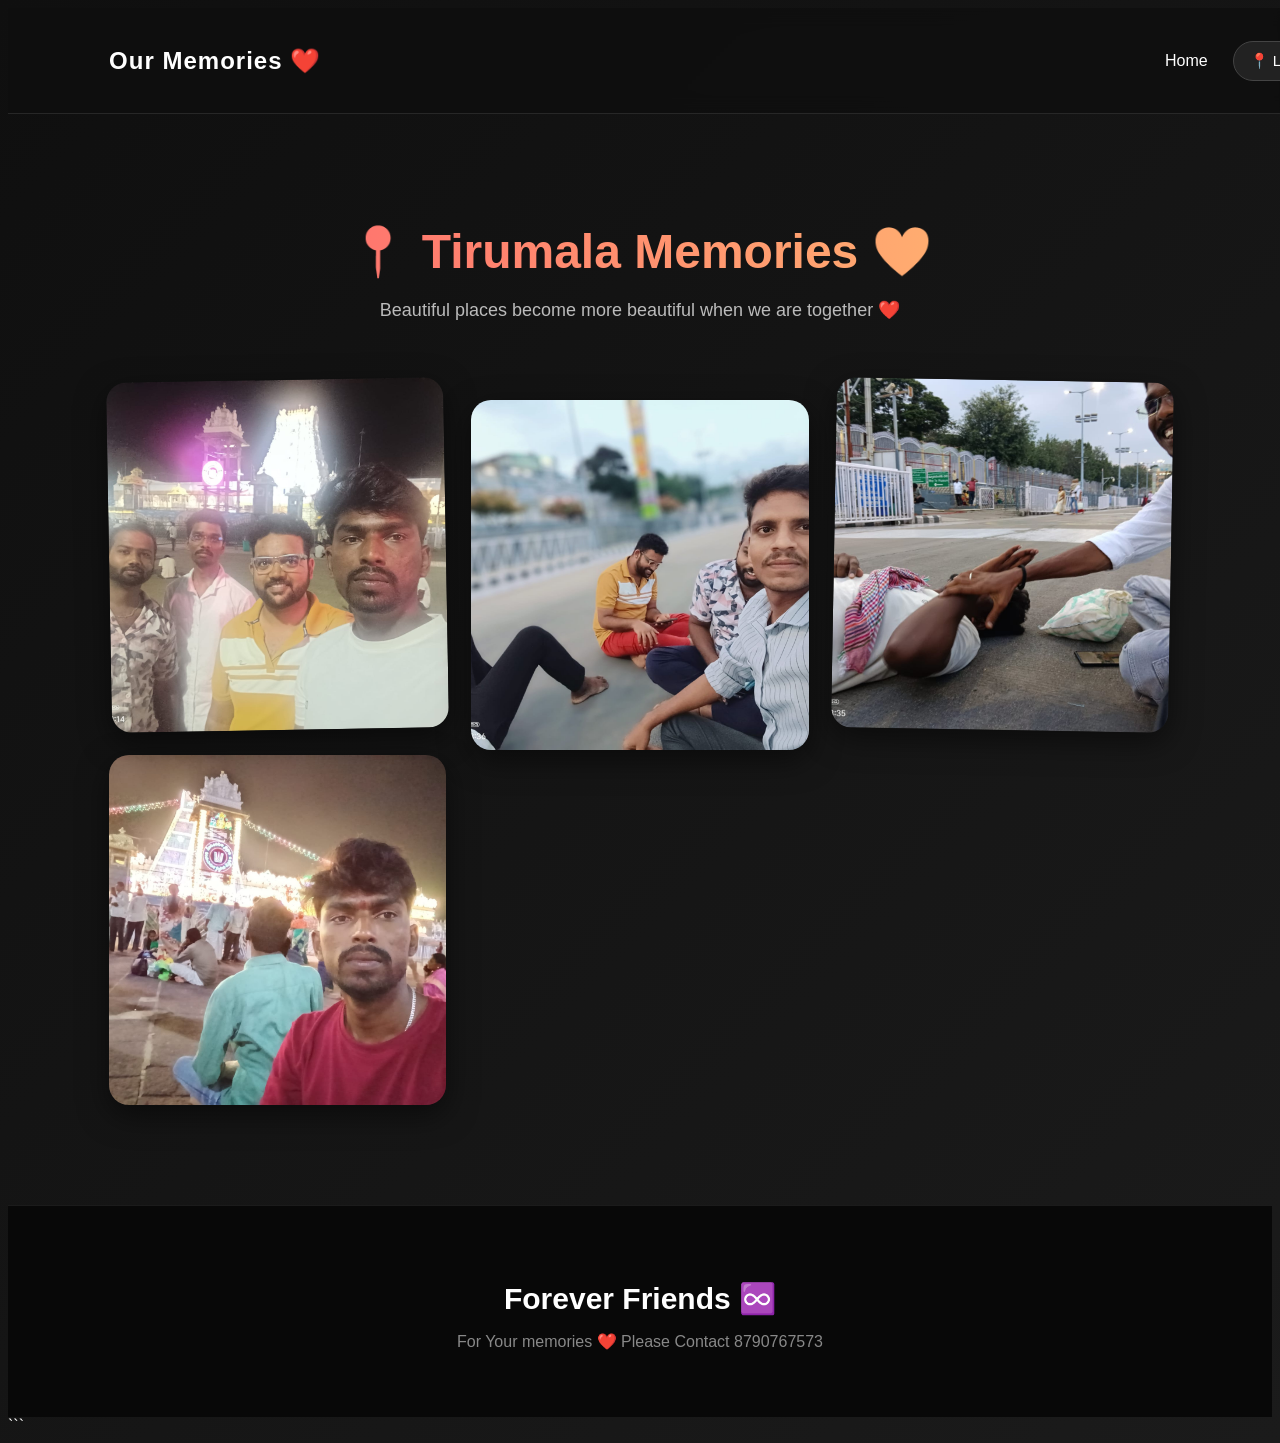
<file: tpty.html>
<!DOCTYPE html>
<html lang="en">

<head>

    <meta charset="UTF-8">

    <meta name="viewport"
          content="width=device-width, initial-scale=1.0">

    <title>Tirumala Memories ❤️</title>

    <link rel="stylesheet" href="style1.css">

</head>


<body>


    <!-- NAVBAR -->

    <nav>

        <h2>Our Memories ❤️</h2>

        <div class="menu">

            <a href="index.html">
                Home
            </a>

            <div class="dropdown">

                <button class="dropbtn">
                    📍 Locations ▼
                </button>

                <div class="dropdown-content">

                    <a href="Hyderabad.html" >
                        College
                    </a>

                    <a href="kanchi.html" >
                        Kanchipuram
                    </a>

                    <a href="trip.html" >
                        River Trip
                    </a>
                    <a href="tpty.html" >
                        Tirumala
                    </a>
                    <a href="siv.html" >
                        Shivalayam
                    </a>
                    <a href="both.html" >
                        ours photos
                    </a>
                    <a href="bgl.html" >
                        Bangalore
                    </a>

                </div>

            </div>

        </div>

    </nav>



    <!-- HYDERABAD CONTENT -->

    <section class="location-page">

        <h1>
            📍 Tirumala Memories ❤️
        </h1>

        <p>
            Beautiful places become more beautiful
            when we are together ❤️
        </p>


        <div class="gallery">

            <img src="image/tpty.jpeg">

            <img src="image/tpty1.jpeg">

            <img src="image/tpty2.jpeg">

            <img src="image/tpty6.jpeg">

        </div>

    </section>


    <footer>

        <h2>Forever Friends ♾️</h2>

        <p>
            For Your memories ❤️ Please Contact 8790767573
        </p>

    </footer>


</body>

</html>
```
</file>
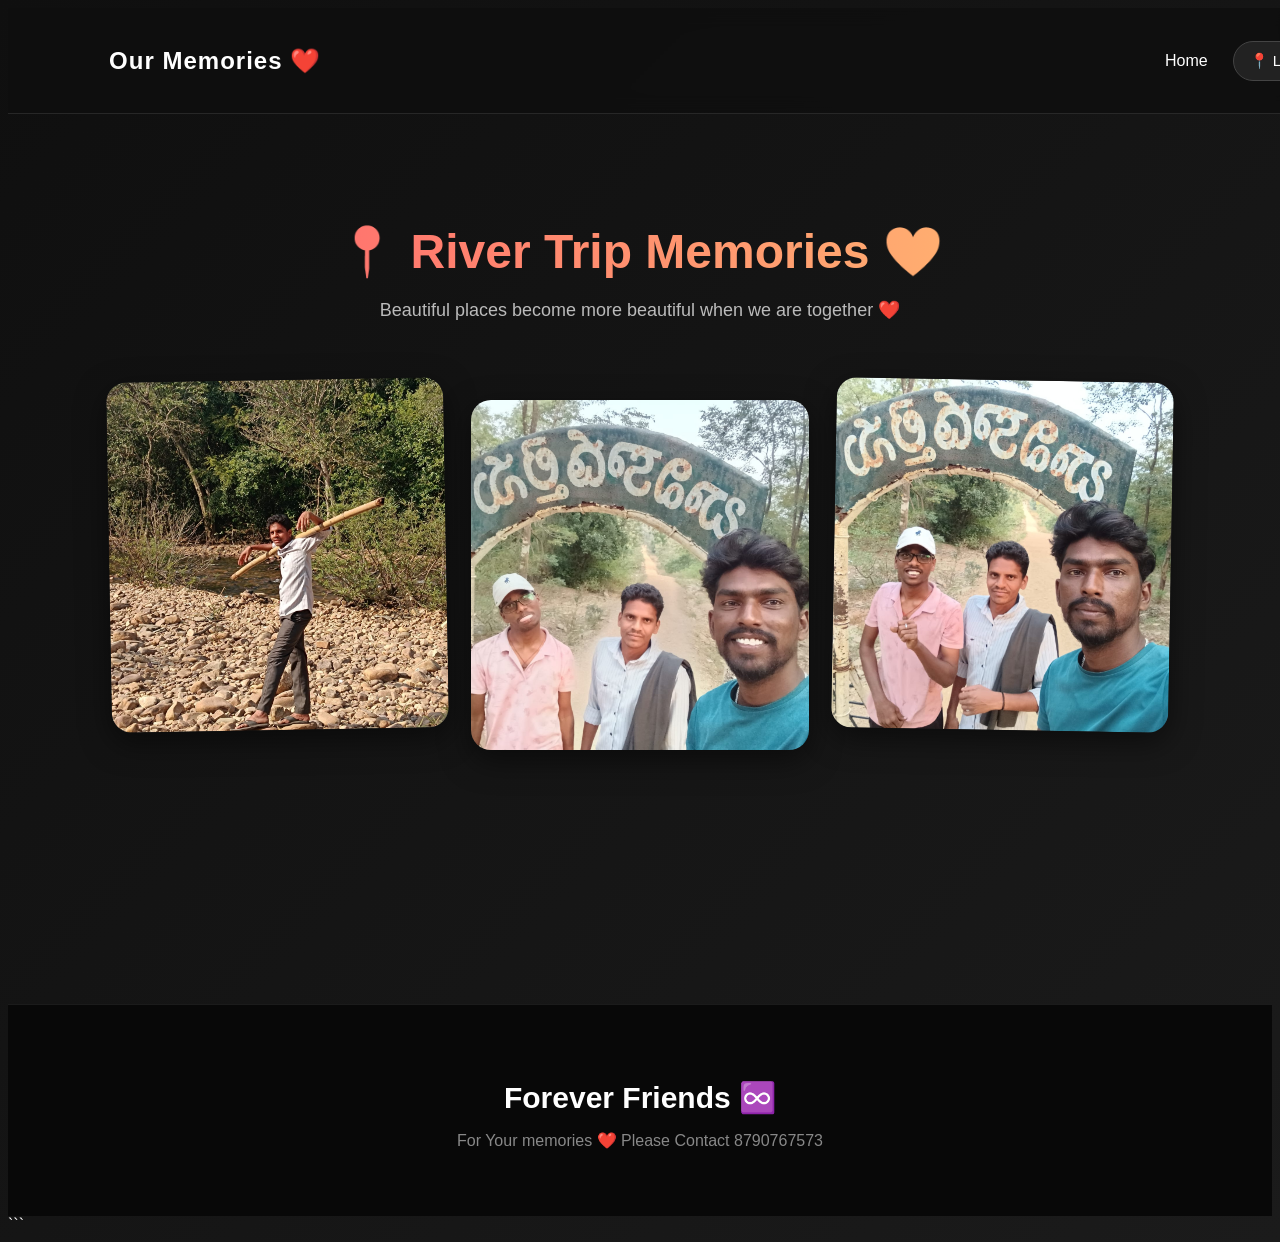
<file: trip.html>
<!DOCTYPE html>
<html lang="en">

<head>

    <meta charset="UTF-8">

    <meta name="viewport"
          content="width=device-width, initial-scale=1.0">

    <title>River Trip Memories ❤️</title>

    <link rel="stylesheet" href="style1.css">

</head>


<body>


    <!-- NAVBAR -->

    <nav>

        <h2>Our Memories ❤️</h2>

        <div class="menu">

            <a href="index.html">
                Home
            </a>

            <div class="dropdown">

                <button class="dropbtn">
                    📍 Locations ▼
                </button>

                <div class="dropdown-content">

                     <a href="Hyderabad.html" >
                        College
                    </a>

                    <a href="kanchi.html" >
                        Kanchipuram
                    </a>

                    <a href="trip.html" >
                        River Trip
                    </a>
                    <a href="tpty.html" >
                        Tirumala
                    </a>
                    <a href="siv.html" >
                        Shivalayam
                    </a>
                    <a href="both.html" >
                        ours photos
                    </a>
                    <a href="bgl.html" >
                        Bangalore
                    </a>

                </div>

            </div>

        </div>

    </nav>



    <!-- HYDERABAD CONTENT -->

    <section class="location-page">

        <h1>
            📍 River Trip Memories ❤️
        </h1>

        <p>
            Beautiful places become more beautiful
            when we are together ❤️
        </p>


        <div class="gallery">

            <img src="image/trip.jpeg">

            <img src="image/trip2.jpeg">

            <img src="image/trip4.jpeg">

    

        </div>

    </section>


    <footer>

        <h2>Forever Friends ♾️</h2>

        <p>
             For Your memories ❤️ Please Contact 8790767573
        </p>

    </footer>


</body>

</html>
```
</file>
<file: style.css>
/* =========================================
   RESET
========================================= */

* {

    margin: 0;
    padding: 0;
    box-sizing: border-box;

}


html {

    scroll-behavior: smooth;

}


body {

    font-family: 'Poppins', sans-serif;

    color: #172033;

    background: #f7f8fc;

    overflow-x: hidden;

}


img {

    max-width: 100%;

    display: block;

}



/* =========================================
   NAVBAR
========================================= */

.navbar {

    position: absolute;

    top: 0;
    left: 0;

    width: 100%;

    height: 72px;

    padding: 0 7%;

    display: flex;

    align-items: center;

    justify-content: space-between;

    background:
        rgba(255,255,255,0.92);

    backdrop-filter:
        blur(15px);

    z-index: 1000;

}


.logo {

    text-decoration: none;

    color: #111;

    font-family:
        'Dancing Script',
        cursive;

    font-size: 38px;

    font-weight: 700;

}


.logo span {

    color: #e31d55;

    font-family: sans-serif;

}


.nav-links {

    display: flex;

    align-items: center;

    gap: 30px;

    list-style: none;

}


.nav-links a {

    text-decoration: none;

    color: #172033;

    font-size: 15px;

    font-weight: 500;

    transition: 0.3s;

}


.nav-links a:hover {

    color: #e91e63;

}


.active-nav {

    color: #e91e63 !important;

    border-bottom:
        2px solid #e91e63;

    padding-bottom: 20px;

}


.connect-btn {

    background:
        linear-gradient(
            135deg,
            #ff2f70,
            #cc0050
        );

    color: white !important;

    padding: 14px 26px;

    border-radius: 12px;

    box-shadow:
        0 10px 25px
        rgba(225,30,90,0.25);

}


.connect-btn:hover {

    transform:
        translateY(-2px);

}


.menu-toggle {

    display: none;

    border: none;

    background: none;

    font-size: 28px;

    cursor: pointer;

}



/* =========================================
   DROPDOWN
========================================= */

.dropdown {

    position: relative;

}


.dropdown-content {

    position: absolute;

    top: 35px;
    left: -20px;

    width: 200px;

    background: white;

    border-radius: 15px;

    padding: 10px;

    display: none;

    box-shadow:
        0 15px 40px
        rgba(0,0,0,0.15);

}


.dropdown:hover .dropdown-content {

    display: block;

}


.dropdown-content button {

    width: 100%;

    border: none;

    background: transparent;

    text-align: left;

    padding: 12px 15px;

    border-radius: 10px;

    font-family: inherit;

    cursor: pointer;

    font-size: 14px;

}


.dropdown-content button:hover {

    background: #fff0f5;

    color: #e91e63;

}



/* =========================================
   HERO
========================================= */

.hero {

    position: relative;

    min-height: 680px;

    padding-top: 72px;

    overflow: hidden;

    background:

        linear-gradient(
            90deg,
            /* rgba(255,244,235,0.55), */
            rgba(0,0,0,0.05)
        ),

        url("image/home2.jpg");

    background-size: cover;

    background-position: center;

}


.hero-overlay {

    position: absolute;

    inset: 0;

    /* background: */

        /* linear-gradient(
            90deg,
            rgba(255,250,245,0.45),
            rgba(255,180,120,0.05),
            rgba(0,0,0,0.15)
        ); */

}


.hero-content {

    position: relative;

    z-index: 2;

    width: 52%;

    padding:

        95px 0 0 8%;

}

/* ================================
   MUSIC BUTTON
================================ */

#musicButton {

    position: fixed;

    bottom: 25px;

    right: 25px;

    width: 55px;

    height: 55px;

    border: none;

    border-radius: 50%;

    background: #ff4f81;

    color: white;

    font-size: 24px;

    cursor: pointer;

    z-index: 1500;

    box-shadow: 0 5px 20px rgba(255, 79, 129, 0.5);

    transition: 0.3s;

}

#musicButton:hover {

    transform: scale(1.1);

}


/* Mobile */

@media (max-width: 768px) {

    #musicButton {

        width: 50px;

        height: 50px;

        bottom: 20px;

        right: 20px;

        font-size: 20px;

    }

}
.hero h1 {

    font-family:
        'Dancing Script',
        cursive;

    font-size: clamp(
        58px,
        6vw,
        105px
    );

    line-height: 0.9;

    font-weight: 700;

}


.black-text {

    color: #e12053;

}


.pink-text {

    color: #e8094c;

}


.heart {

    color: #e71d5d;

    font-family: sans-serif;

    font-size: 60px;

}


.hero-description {

    margin-top: 25px;

    font-size: 16px;

    line-height: 1.7;

    color: #fdfefe;

}


.explore-btn {

    margin-top: 25px;

    border: none;

    padding: 17px 35px;

    border-radius: 40px;

    background:

        linear-gradient(
            135deg,
            #f32663,
            #cc064b
        );

    color: white;

    font-size: 17px;

    font-family: inherit;

    font-weight: 600;

    cursor: pointer;

    box-shadow:

        0 12px 30px
        rgba(220,0,70,0.35);

    transition: 0.3s;

}


.explore-btn span {

    display: inline-flex;

    align-items: center;

    justify-content: center;

    margin-left: 10px;

    width: 28px;

    height: 28px;

    border-radius: 50%;

    background: white;

    color: #d6004a;

}


.explore-btn:hover {

    transform:
        translateY(-4px)
        scale(1.03);

}



/* =========================================
   HERO QUOTE
========================================= */

.hero-quote {

    position: absolute;

    right: 4%;
    top: 120px;

    z-index: 2;

    width: 180px;

    padding: 18px;

    text-align: center;

    font-family:
        'Dancing Script',
        cursive;

    font-size: 27px;

    transform:
        rotate(-3deg);

    background:

        rgba(150,100,60,0.7);

    color: #151515;

    border-radius: 5px;

    box-shadow:
        0 10px 30px
        rgba(0,0,0,0.2);

}


.camera-message {

    position: absolute;

    z-index: 2;

    left: 2.5%;
    bottom: 120px;

    color: white;

    font-family:
        'Dancing Script',
        cursive;

    font-size: 25px;

    line-height: 1.15;

    text-align: center;

    transform:
        rotate(-5deg);

    padding: 20px;

    background:
        rgba(0,0,0,0.55);

    border-radius: 20px;

}



/* =========================================
   POLAROID
========================================= */

.polaroid-gallery {

    position: absolute;

    z-index: 3;

    bottom: 55px;

    left: 16%;

    display: flex;

    align-items: end;

    gap: 10px;

}


.polaroid {

    width: 165px;

    background: white;

    padding: 8px 8px 14px;

    box-shadow:

        0 10px 25px
        rgba(0,0,0,0.3);

    transition: 0.3s;

}


.polaroid img {

    width: 100%;

    height: 95px;

    object-fit: cover;

}


.polaroid span {

    display: block;

    margin-top: 6px;

    text-align: center;

    font-family:
        'Dancing Script',
        cursive;

    font-size: 20px;

}


.polaroid:hover {

    transform:
        translateY(-20px)
        rotate(0deg);

}


.p1 {

    transform:
        rotate(-8deg);

}


.p2 {

    transform:
        rotate(-3deg);

}


.p3 {

    transform:
        rotate(2deg);

}


.p4 {

    transform:
        rotate(5deg);

}


.p5 {

    transform:
        rotate(-5deg);

}



/* =========================================
   FEATURES
========================================= */

.features-section {

    position: relative;

    z-index: 5;

    margin-top: -80px;

    padding:
        0 3% 30px;

}


.features-container {

    display: grid;

    grid-template-columns:
        repeat(5,1fr);

    background:
        rgba(255,255,255,0.95);

    backdrop-filter:
        blur(20px);

    border-radius: 25px;

    overflow: hidden;

    box-shadow:

        0 15px 40px
        rgba(0,0,0,0.12);

}


.feature {

    display: flex;

    align-items: center;

    gap: 15px;

    padding: 25px;

    border-right:
        1px solid #e2e5eb;

}


.feature:last-child {

    border-right: none;

}


.feature-icon {

    width: 60px;

    height: 60px;

    flex-shrink: 0;

    display: flex;

    align-items: center;

    justify-content: center;

    border-radius: 50%;

    font-size: 28px;

    color: white;

    box-shadow:
        0 10px 20px
        rgba(0,0,0,0.15);

}


.pink-icon {

    background:
        linear-gradient(
            135deg,
            #ff2870,
            #cc0751
        );

}


.blue-icon {

    background:
        linear-gradient(
            135deg,
            #3ca9ff,
            #1471ca
        );

}


.green-icon {

    background:
        linear-gradient(
            135deg,
            #2fd69a,
            #13815d
        );

}


.purple-icon {

    background:
        linear-gradient(
            135deg,
            #9c55ff,
            #5420bd
        );

}


.orange-icon {

    background:
        linear-gradient(
            135deg,
            #ffad2f,
            #f35b00
        );

}


.feature h3 {

    font-size: 15px;

}


.feature p {

    margin-top: 4px;

    font-size: 12px;

    color: #687084;

}

/* =====================================
   SCROLL TOP BUTTON - FORCE DISPLAY
===================================== */

#scrollTop {
    position: fixed !important;
    bottom: 25px !important;
    right: 90px !important;

    width: 55px !important;
    height: 55px !important;

    display: block !important;

    border: none !important;
    border-radius: 50% !important;

    background: red !important;
    color: white !important;

    font-size: 30px !important;

    cursor: pointer !important;

    z-index: 99999 !important;
}

/* =========================================
   LOCATIONS
========================================= */

.locations-section {

    padding:

        10px 3% 70px;

    text-align: center;

}


.small-heading {

    color: #d51b52;

    letter-spacing: 5px;

    font-size: 12px;

    font-weight: 600;

    margin-bottom: 10px;

}


.locations-section h2 {

    font-size:
        clamp(30px,4vw,46px);

}


.locations-section h2 span {

    color: #df2058;

}


.location-description {

    margin-top: 5px;

    color: #667085;

}


.location-cards {

    margin-top: 35px;

    display: grid;

    grid-template-columns:
        repeat(7,1fr);

    gap: 14px;

}


.location-card {

    overflow: hidden;

    border-radius: 15px;

    background: white;

    cursor: pointer;

    box-shadow:

        0 5px 18px
        rgba(0,0,0,0.08);

    transition: 0.3s;

}


.location-card:hover {

    transform:
        translateY(-10px);

    box-shadow:

        0 18px 30px
        rgba(0,0,0,0.15);

}


.location-card img {

    width: 100%;

    height: 110px;

    object-fit: cover;

}


.location-card h3 {

    padding: 10px 5px;

    font-family:
        'Dancing Script',
        cursive;

    font-size: 23px;

}



/* =========================================
   GALLERY
========================================= */

.gallery-section {

    padding:

        70px 7%;

    background:

        linear-gradient(
            135deg,
            #fff5f7,
            #f6f8ff
        );

}


.gallery-heading {

    text-align: center;

    margin-bottom: 40px;

}


.location-icon {

    font-size: 45px;

    margin-bottom: 10px;

}


.gallery-heading h2 {

    font-size: 40px;

}


.gallery-heading p {

    margin-top: 10px;

    color: #687084;

}


.photo-gallery {

    display: grid;

    grid-template-columns:
        repeat(auto-fit,minmax(240px,1fr));

    gap: 25px;

}


.gallery-photo {

    height: 330px;

    border-radius: 20px;

    overflow: hidden;

    cursor: pointer;

    background: white;

    box-shadow:

        0 10px 30px
        rgba(0,0,0,0.12);

    transition: 0.4s;

}


.gallery-photo:hover {

    transform:
        translateY(-10px);

}


.gallery-photo img {

    width: 100%;

    height: 100%;

    object-fit: cover;

    transition: 0.5s;

}


.gallery-photo:hover img {

    transform:
        scale(1.08);

}


.empty-gallery {

    grid-column: 1 / -1;

    text-align: center;

    padding: 60px;

    font-size: 50px;

    color: #d91b55;

}


.empty-gallery p {

    margin-top: 10px;

    font-size: 18px;

    color: #687084;

}



/* =========================================
   FEATURED
========================================= */

.featured-section {

    padding:

        80px 8%;

    text-align: center;

}


.featured-section h2 {

    font-size:
        clamp(30px,4vw,45px);

}


.featured-section h2 span {

    color: #df2058;

}


.featured-gallery {

    margin-top: 50px;

    display: flex;

    justify-content: center;

    align-items: center;

    gap: 30px;

}


.featured-card {

    width: 280px;

    height: 350px;

    overflow: hidden;

    border-radius: 25px;

    transform:
        rotate(-4deg);

    box-shadow:

        0 15px 35px
        rgba(0,0,0,0.2);

    transition: 0.4s;

}


.featured-card:last-child {

    transform:
        rotate(4deg);

}


.featured-card.big-card {

    transform:
        scale(1.08);

}


.featured-card:hover {

    transform:
        scale(1.08)
        rotate(0);

}


.featured-card img {

    width: 100%;

    height: 100%;

    object-fit: cover;

    cursor: pointer;

}



/* =========================================
   ABOUT
========================================= */

.about-section {

    padding:

        80px 20px;

    text-align: center;

    color: white;

    background:

        linear-gradient(
            135deg,
            #151b2d,
            #252e48
        );

}


.about-section h2 {

    font-size:
        clamp(30px,4vw,48px);

}


.about-section p {

    margin-top: 15px;

    color: #d6d9e3;

}



/* =========================================
   FOOTER
========================================= */

footer {

    padding:

        25px 4%;

    display: flex;

    align-items: center;

    justify-content: space-between;

    flex-wrap: wrap;

    gap: 15px;

    background: #101728;

    color: #d6d9e3;

    font-size: 12px;

}


footer span {

    color: #ff2868;

}


.footer-quote {

    margin-left: auto;

}



/* =========================================
   MODAL
========================================= */

.modal {

    display: none;

    position: fixed;

    z-index: 5000;

    inset: 0;

    align-items: center;

    justify-content: center;

    padding: 30px;

    background:
        rgba(0,0,0,0.92);

}


.modal-image {

    max-width: 95%;

    max-height: 90vh;

    border-radius: 15px;

}


.close {

    position: absolute;

    top: 20px;
    right: 35px;

    color: white;

    font-size: 50px;

    cursor: pointer;

}



/* =========================================
   SCROLL TOP
========================================= */

.scroll-top {

    position: fixed;

    bottom: 25px;
    right: 25px;

    width: 50px;

    height: 50px;

    border: none;

    border-radius: 50%;

    background:
        linear-gradient(
            135deg,
            #ff2d70,
            #cf004b
        );

    color: white;

    font-size: 28px;

    cursor: pointer;

    display: none;

    z-index: 100;

    box-shadow:

        0 10px 25px
        rgba(220,0,70,0.3);

}



/* =========================================
   TABLET
========================================= */

@media(max-width:1100px) {


    .nav-links {

        gap: 15px;

    }


    .location-cards {

        grid-template-columns:
            repeat(4,1fr);

    }


    .features-container {

        grid-template-columns:
            repeat(3,1fr);

    }


    .feature:nth-child(3) {

        border-right: none;

    }


    .polaroid {

        width: 130px;

    }


    .polaroid img {

        height: 80px;

    }

}



/* =========================================
   MOBILE
========================================= */

@media(max-width:768px) {


    /* NAVBAR */

    .navbar {

        height: 65px;

        padding: 0 5%;

        position: fixed;

    }


    .logo {

        font-size: 29px;

    }


    .menu-toggle {

        display: block;

        position: relative;

        z-index: 1002;

    }


    .nav-links {

        position: fixed;

        top: 65px;
        left: 0;

        width: 100%;

        height: 0;

        overflow: hidden;

        flex-direction: column;

        align-items: stretch;

        gap: 0;

        background: white;

        box-shadow:

            0 15px 30px
            rgba(0,0,0,0.1);

        transition: 0.4s;

    }


    .nav-links.active {

        height: auto;

        padding: 15px 5% 25px;

    }


    .nav-links li {

        width: 100%;

    }


    .nav-links a {

        display: block;

        padding: 14px;

    }


    .active-nav {

        border-bottom: none;

        padding-bottom: 14px;

    }


    .connect-btn {

        text-align: center;

        margin-top: 10px;

    }


    .dropdown-content {

        position: static;

        width: 100%;

        display: none;

        box-shadow: none;

        background: #fff4f7;

    }


    .dropdown.active .dropdown-content {

        display: block;

    }


    /* HERO */

    .hero {

        min-height: 780px;

        padding-top: 65px;

        background-position: center;

    }


    .hero-content {

        width: 100%;

        padding:

            75px 7% 0;

        text-align: center;

    }


    .hero h1 {

        font-size: 58px;

        line-height: 0.95;

    }


    .heart {

        font-size: 40px;

    }


    .hero-description {

        font-size: 14px;

    }


    .hero-quote {

        display: none;

    }


    .camera-message {

        display: none;

    }


    /* POLAROID */

    .polaroid-gallery {

        left: 5%;

        width: 90%;

        bottom: 35px;

        gap: 5px;

        justify-content: center;

    }


    .polaroid {

        width: 18%;

        padding: 4px 4px 7px;

    }


    .polaroid img {

        height: 70px;

    }


    .polaroid span {

        font-size: 11px;

        line-height: 1;

    }


    /* FEATURES */

    .features-section {

        margin-top: -20px;

        padding: 0 4% 35px;

    }


    .features-container {

        grid-template-columns:
            1fr;

        border-radius: 20px;

    }


    .feature {

        border-right: none;

        border-bottom:
            1px solid #e5e5e5;

        padding: 18px;

    }


    .feature:last-child {

        border-bottom: none;

    }


    /* LOCATIONS */

    .locations-section {

        padding: 30px 4% 60px;

    }


    .small-heading {

        font-size: 10px;

        letter-spacing: 3px;

    }


    .location-description {

        font-size: 13px;

    }


    .location-cards {

        grid-template-columns:
            repeat(2,1fr);

        gap: 15px;

    }


    .location-card img {

        height: 120px;

    }


    .location-card h3 {

        font-size: 21px;

    }


    /* GALLERY */

    .gallery-section {

        padding: 60px 5%;

    }


    .gallery-heading h2 {

        font-size: 30px;

    }


    .gallery-photo {

        height: 420px;

    }


    /* FEATURED */

    .featured-section {

        padding: 70px 5%;

    }


    .featured-gallery {

        flex-direction: column;

        gap: 25px;

    }


    .featured-card {

        width: 90%;

        max-width: 350px;

        height: 420px;

        transform: none;

    }


    .featured-card:last-child {

        transform: none;

    }


    .featured-card.big-card {

        transform: none;

    }


    /* FOOTER */

    footer {

        flex-direction: column;

        text-align: center;

    }


    .footer-quote {

        margin-left: 0;

    }


    .close {

        top: 10px;
        right: 20px;

    }

}



/* =========================================
   SMALL MOBILE
========================================= */

@media(max-width:450px) {


    .hero {

        min-height: 720px;

    }


    .hero h1 {

        font-size: 47px;

    }


    .polaroid-gallery {

        bottom: 20px;

    }


    .polaroid img {

        height: 55px;

    }


    .polaroid span {

        font-size: 9px;

    }


    .gallery-photo {

        height: 350px;

    }


    .location-card img {

        height: 100px;

    }

}
/* =====================================
   MUSIC BUTTON
===================================== */

#musicButton {

    position: fixed;

    right: 20px;
    bottom: 20px;

    width: 55px;
    height: 55px;

    border: none;

    border-radius: 50%;

    background: #ff4f81;

    color: white;

    font-size: 24px;

    cursor: pointer;

    z-index: 9999;

    box-shadow:
        0 5px 20px
        rgba(255, 79, 129, 0.5);

}


/* =====================================
   SCROLL TOP BUTTON
===================================== */

#scrollTop {

    position: fixed;

    right: 20px;

    bottom: 90px;

    width: 55px;

    height: 55px;

    border: none;

    border-radius: 50%;

    background: white;

    color: #ff4f81;

    font-size: 28px;

    cursor: pointer;

    z-index: 9999;

    display: none;

}




/* MOBILE */

@media (max-width: 768px) {

    #musicButton {

        width: 50px;
        height: 50px;

        right: 15px;
        bottom: 15px;

    }


    #scrollTop {

        width: 50px;
        height: 50px;

        right: 15px;
        bottom: 75px;

    }

}
</file>
<file: style1.css>
```css
/* =========================================
   GENERAL
========================================= */

* {
    margin: 0;
    padding: 0;
    box-sizing: border-box;
}

html {
    scroll-behavior: smooth;
}

body {
    font-family: Arial, sans-serif;
    background: linear-gradient(135deg, #0f0f0f, #1b1b1b);
    color: white;
    min-height: 100vh;
}


/* =========================================
   NAVBAR
========================================= */

nav {
    width: 100%;
    min-height: 75px;

    display: flex;
    justify-content: space-between;
    align-items: center;

    padding: 15px 8%;

    background: rgba(15, 15, 15, 0.95);

    position: sticky;
    top: 0;

    z-index: 1000;

    border-bottom: 1px solid rgba(255, 255, 255, 0.1);

    backdrop-filter: blur(10px);
}

nav h2 {
    font-size: 24px;
    letter-spacing: 1px;
}

.menu {
    display: flex;
    align-items: center;
    gap: 25px;
}

.menu a {
    color: white;
    text-decoration: none;
    font-size: 16px;

    transition: 0.3s;
}

.menu > a:hover {
    color: #ff6b81;
}


/* =========================================
   DROPDOWN
========================================= */

.dropdown {
    position: relative;
}

.dropbtn {
    background: #222;
    color: white;

    border: 1px solid #444;

    padding: 10px 16px;

    border-radius: 20px;

    cursor: pointer;

    font-size: 15px;

    transition: 0.3s;
}

.dropbtn:hover {
    background: #ff5f6d;
    border-color: #ff5f6d;
}

.dropdown-content {
    display: none;

    position: absolute;

    top: 50px;
    right: 0;

    min-width: 190px;

    background: #202020;

    border-radius: 12px;

    overflow: hidden;

    box-shadow: 0 15px 40px rgba(0, 0, 0, 0.6);

    border: 1px solid rgba(255, 255, 255, 0.1);
}

.dropdown-content a {
    display: block;

    padding: 14px 20px;

    color: white;

    transition: 0.3s;
}

.dropdown-content a:hover {
    background: #ff5f6d;
}

.dropdown:hover .dropdown-content {
    display: block;
}


/* =========================================
   LOCATION PAGE
========================================= */

.location-page {
    padding: 70px 8% 100px;

    min-height: 80vh;

    text-align: center;
}

.location-page h1 {
    font-size: 48px;

    margin-bottom: 15px;

    background: linear-gradient(90deg, #ff5f6d, #ffc371);

    -webkit-background-clip: text;
    -webkit-text-fill-color: transparent;
}

.location-page p {
    font-size: 18px;

    color: #bbbbbb;

    max-width: 600px;

    margin: 0 auto 55px;

    line-height: 1.7;
}


/* =========================================
   PHOTO GALLERY
========================================= */

.gallery {
    max-width: 1200px;

    margin: auto;

    display: grid;

    grid-template-columns:
        repeat(auto-fit, minmax(280px, 1fr));

    gap: 25px;
}


/* PHOTO CARD */

.gallery img {
    width: 100%;

    height: 350px;

    object-fit: cover;

    display: block;

    border-radius: 20px;

    cursor: pointer;

    transition:
        transform 0.4s ease,
        box-shadow 0.4s ease;

    box-shadow:
        0 10px 30px rgba(0, 0, 0, 0.5);
}


/* HOVER EFFECT */

.gallery img:hover {
    transform: translateY(-12px) scale(1.03);

    box-shadow:
        0 20px 45px rgba(255, 95, 109, 0.25);
}


/* DIFFERENT LOOK FOR PHOTOS */

.gallery img:nth-child(1) {
    transform: rotate(-1deg);
}

.gallery img:nth-child(2) {
    transform: translateY(20px);
}

.gallery img:nth-child(3) {
    transform: rotate(1deg);
}

.gallery img:nth-child(1):hover,
.gallery img:nth-child(2):hover,
.gallery img:nth-child(3):hover {
    transform: translateY(-12px) scale(1.03) rotate(0deg);
}


/* =========================================
   FOOTER
========================================= */

footer {
    background: #080808;

    text-align: center;

    padding: 50px 20px;

    border-top: 1px solid rgba(255, 255, 255, 0.08);
}

footer h2 {
    font-size: 30px;

    margin-bottom: 12px;
}

footer p {
    color: #888;
}


/* =========================================
   MOBILE RESPONSIVE
========================================= */

@media (max-width: 768px) {

    nav {
        padding: 15px 20px;
    }

    nav h2 {
        font-size: 18px;
    }

    .menu {
        gap: 10px;
    }

    .menu > a {
        font-size: 14px;
    }

    .dropbtn {
        padding: 8px 10px;
        font-size: 13px;
    }

    .location-page {
        padding: 50px 20px 70px;
    }

    .location-page h1 {
        font-size: 34px;
    }

    .location-page p {
        font-size: 16px;
        margin-bottom: 35px;
    }

    .gallery {
        grid-template-columns: 1fr;
        gap: 20px;
    }

    .gallery img {
        height: 320px;
    }

    .gallery img:nth-child(1),
    .gallery img:nth-child(2),
    .gallery img:nth-child(3) {
        transform: none;
    }
}
```
</file>
